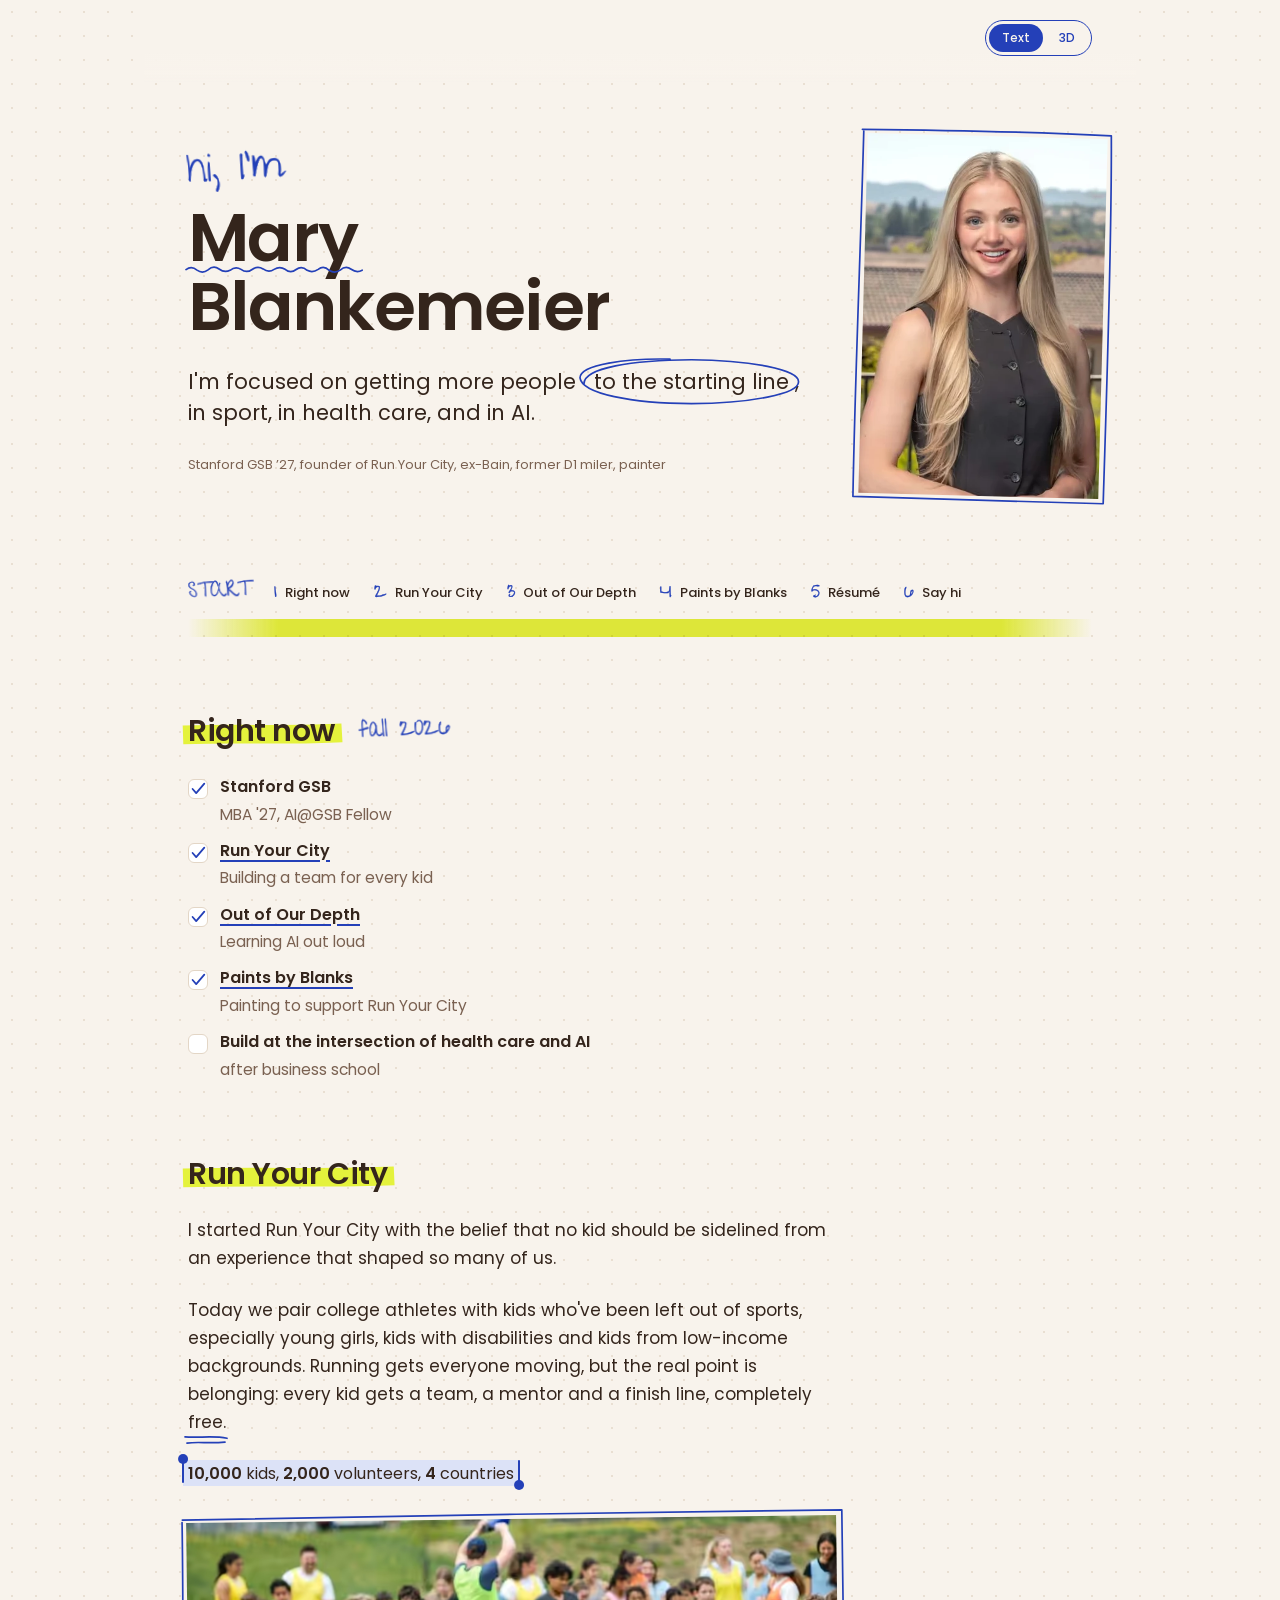
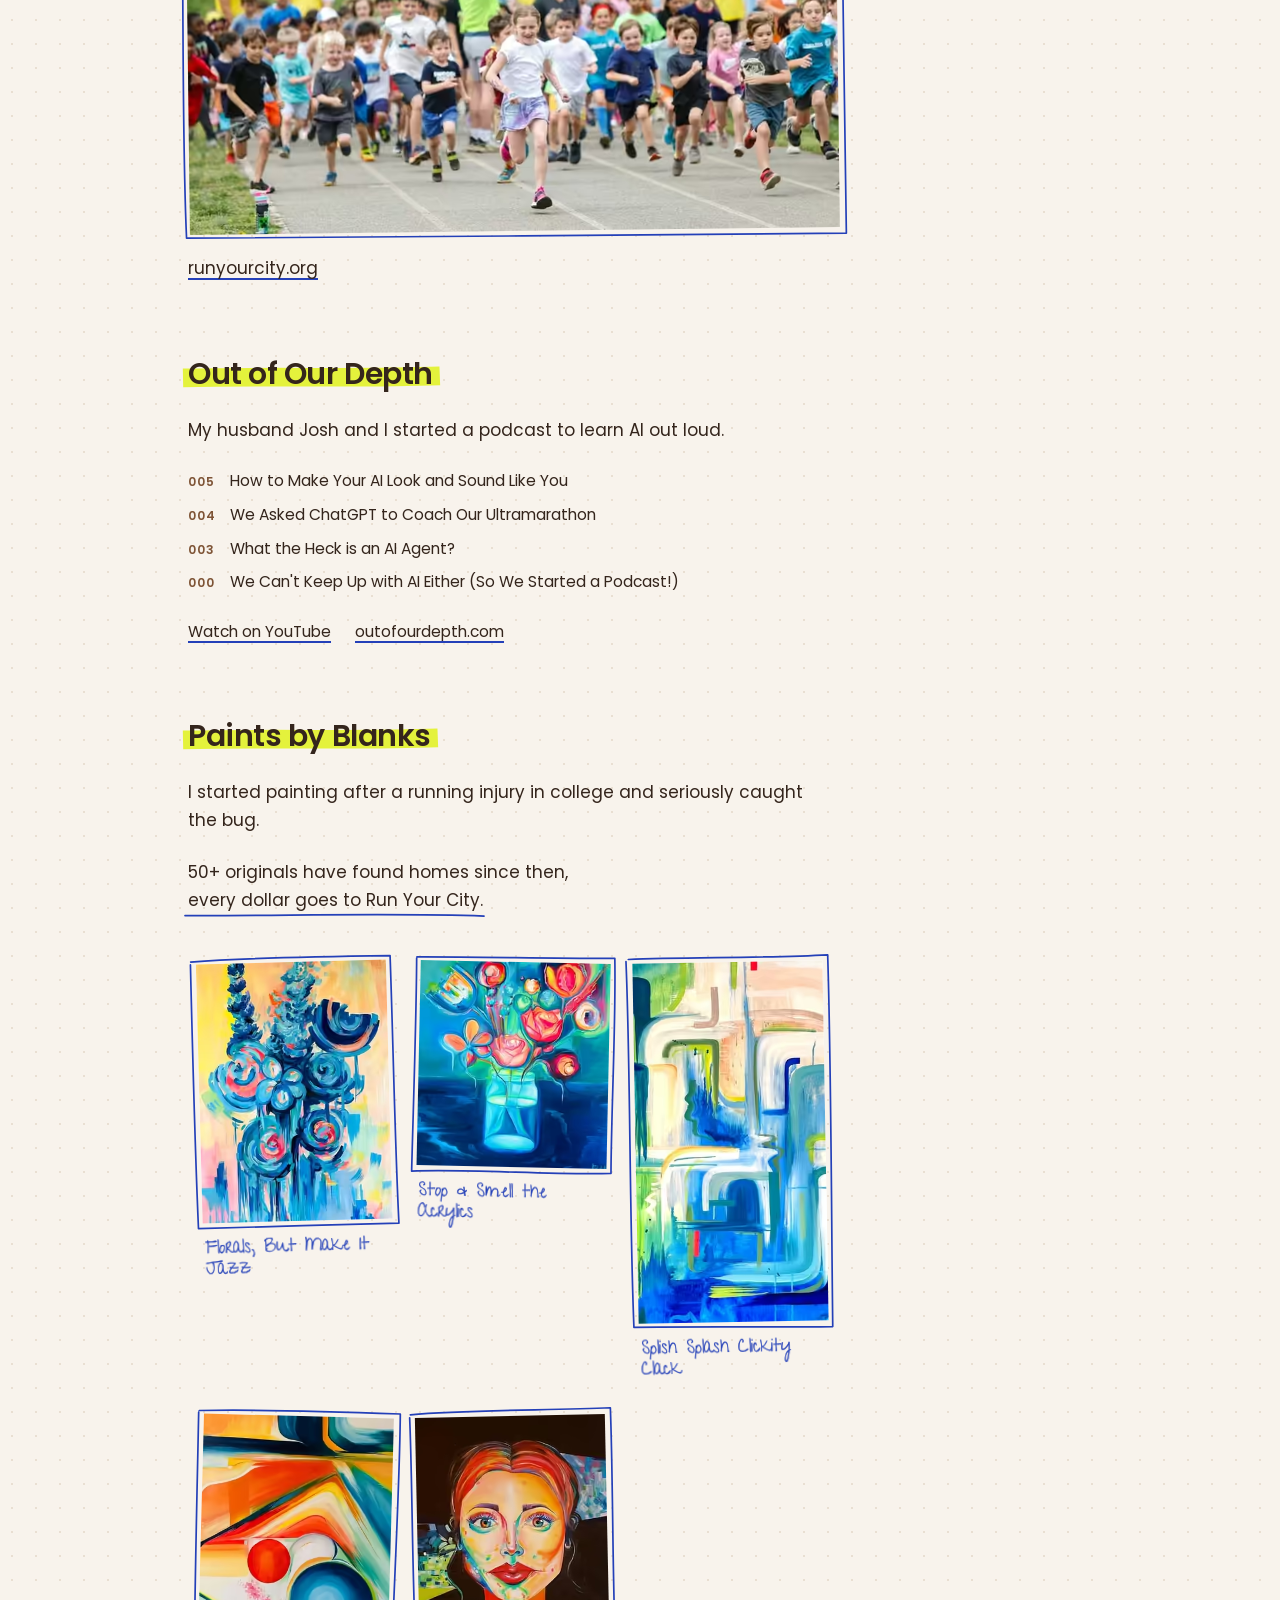
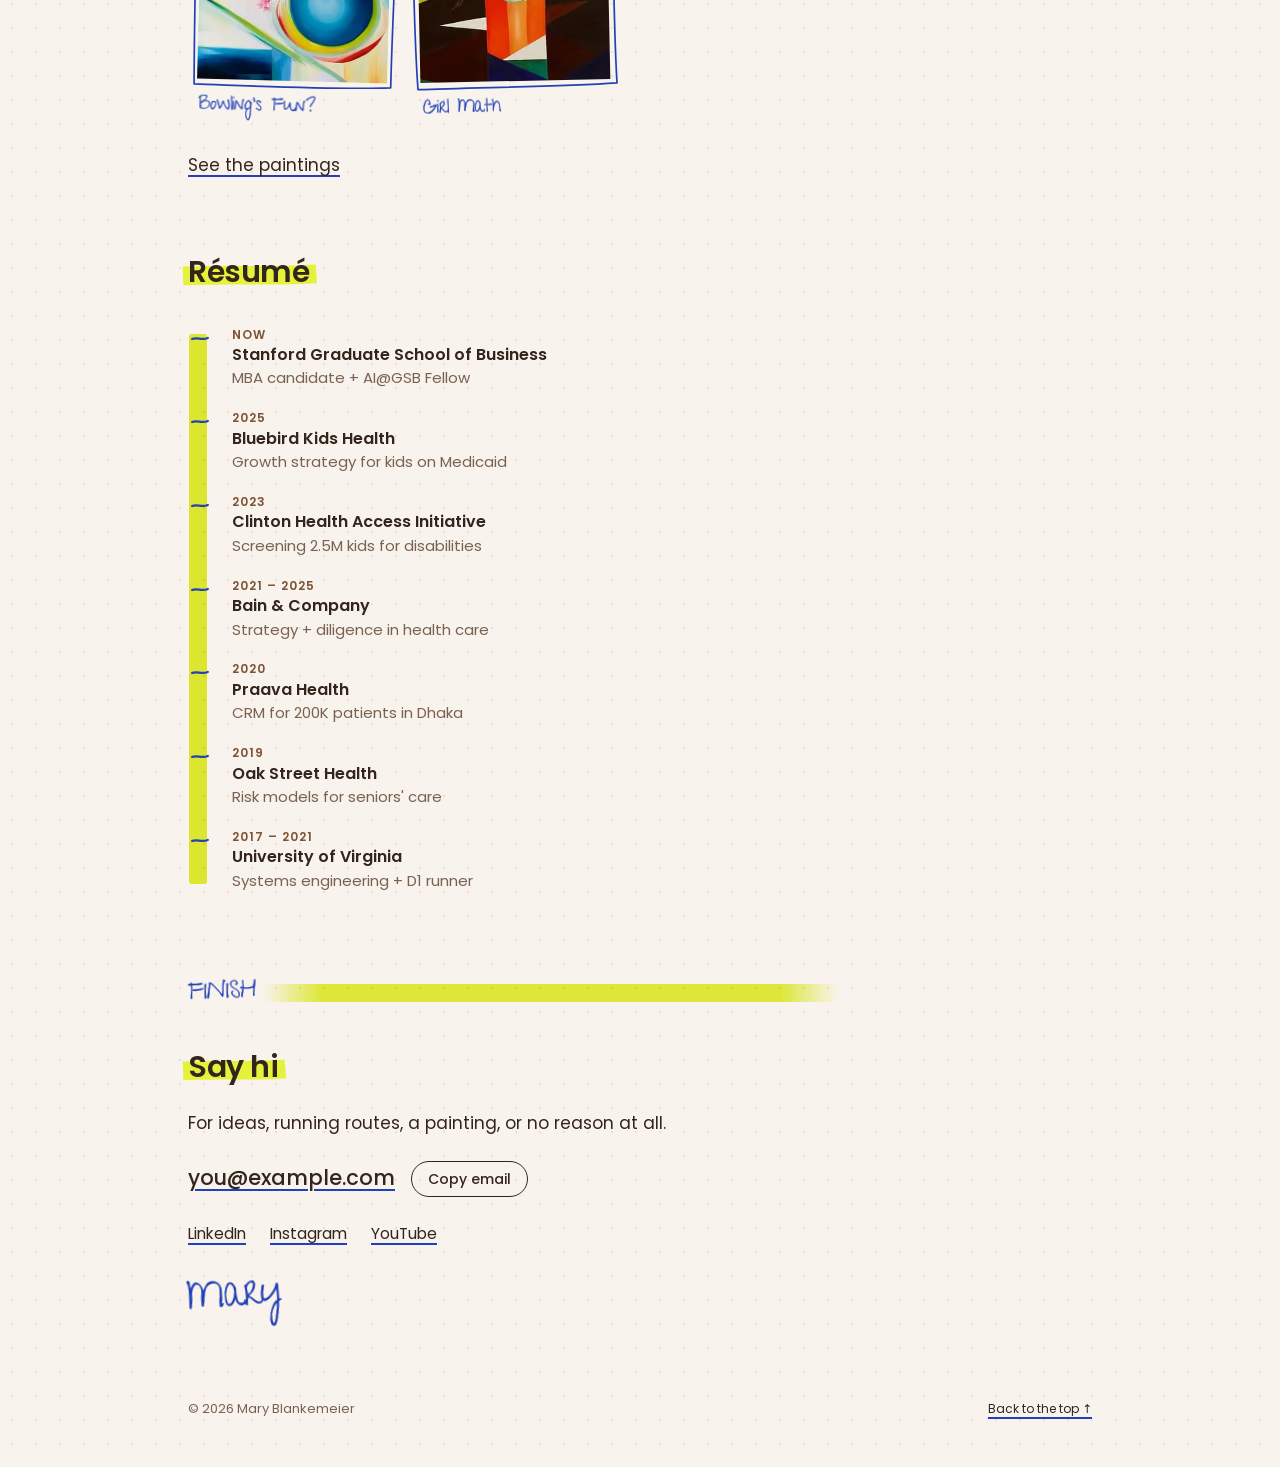
<file: src/index.html>
<!doctype html>
<html lang="en">
<head>
<meta charset="utf-8">
<meta name="viewport" content="width=device-width, initial-scale=1">
<meta name="theme-color" content="#F8F3EC">
<title>Mary Blankemeier</title>
<meta name="description" content="Mary Blankemeier: runner, painter, founder of Run Your City, Stanford GSB '27.">
<link rel="icon" href="/favicon.svg" type="image/svg+xml">
<meta property="og:type" content="website">
<meta property="og:title" content="Mary Blankemeier">
<meta property="og:description" content="Runner, painter, founder of Run Your City, Stanford GSB '27. Focused on getting more people to the starting line.">
<meta property="og:url" content="https://mary-blankemeier.vercel.app/">
<meta property="og:image" content="https://mary-blankemeier.vercel.app/img/portrait.webp">
<meta name="twitter:card" content="summary">
<link rel="preconnect" href="https://fonts.googleapis.com">
<link rel="preconnect" href="https://fonts.gstatic.com" crossorigin>
<link rel="stylesheet" href="https://fonts.googleapis.com/css2?family=Give+You+Glory&family=Poppins:wght@400;500;600&display=swap">
<link rel="stylesheet" href="notebook.css?v=20261019creds">
<script src="notebook.js?v=20261014frames" defer></script>
<script src="view-flow.js" defer></script>
</head>
<body class="mu">
<a class="skip-link" href="#main">Skip to content</a>
<div class="masthead"><div class="view-switch" role="group" aria-label="Choose website view"><a href="/" aria-current="page">Text</a><a href="/explore" id="view-3d">3D</a></div></div>

<main class="page" id="main">

<header class="hero">
  <div class="col">
    <div>
      <p class="hw hello">hi, I'm</p>
      <h1><span data-mark="squiggle">Mary</span> Blankemeier</h1>
    </div>
    <p class="lede">I'm focused on getting more people <span class="nb"><span data-mark="circle">to the starting line</span>,</span><br class="wide-br"> in sport, in health care, and in AI.</p>
    <p class="creds">Stanford GSB ’27, founder of Run Your City, <span class="nb">ex-Bain</span>, former D1 miler, painter</p>
  </div>
  <figure class="me">
    <div class="print"><img src="img/portrait.webp" alt="Mary smiling on a balcony, tile rooftops and green hills behind her" width="380" height="570"></div>
  </figure>
</header>

<nav class="startline" aria-label="Sections">
  <div class="band" aria-hidden="true"></div>
  <span class="hw start">START</span>
  <div class="lanes"><a class="lane" href="#right-now"><span data-ring="1"></span><span>Right now</span></a><a class="lane" href="#run-your-city"><span data-ring="2"></span><span>Run Your City</span></a><a class="lane" href="#podcast"><span data-ring="3"></span><span>Out of Our Depth</span></a><a class="lane" href="#paintings"><span data-ring="4"></span><span>Paints by Blanks</span></a><a class="lane" href="#resume"><span data-ring="5"></span><span>Résumé</span></a><a class="lane" href="#say-hi"><span data-ring="6"></span><span>Say hi</span></a></div>
</nav>

<section class="col spot" id="right-now" aria-labelledby="now-h">
  <div class="head"><h2 id="now-h"><span data-mark="hl">Right now</span></h2><span class="hw kicker">fall 2026</span></div>
  <ol class="todo">
    <li><svg class="box" viewBox="0 0 20 20" data-done aria-hidden="true"></svg><span class="t"><b>Stanford GSB</b> <span>MBA '27, AI@GSB Fellow</span></span></li>
    <li><svg class="box" viewBox="0 0 20 20" data-done aria-hidden="true"></svg><span class="t"><b><a href="#run-your-city">Run Your City</a></b> <span>Building a team for every kid</span></span></li>
    <li><svg class="box" viewBox="0 0 20 20" data-done aria-hidden="true"></svg><span class="t"><b><a href="#podcast">Out of Our Depth</a></b> <span>Learning AI out loud</span></span></li>
    <li><svg class="box" viewBox="0 0 20 20" data-done aria-hidden="true"></svg><span class="t"><b><a href="#paintings">Paints by Blanks</a></b> <span>Painting to support Run Your City</span></span></li>
    <li><svg class="box" viewBox="0 0 20 20" aria-hidden="true"></svg><span class="t"><b>Build at the intersection of health care and AI</b> <span>after business school</span></span></li>
  </ol>
</section>

<section class="col spot" id="run-your-city" aria-labelledby="ryc-h">
  <div class="head"><h2 id="ryc-h"><span data-mark="hl">Run Your City</span></h2></div>
  <div class="spot">
    <p>I started Run Your City with the belief that no kid should be sidelined from an experience that shaped so many of us.</p>
    
  </div>
  <p>Today we pair college athletes with kids who've been left out of sports, especially young girls, kids with disabilities and kids from low-income backgrounds. Running gets everyone moving, but the real point is belonging: every kid gets a team, a mentor and a finish line, completely <span data-mark="double">free</span>.</p>
  <p class="nums"><span class="sel"><span class="hdl s" aria-hidden="true"></span><b>10,000</b> kids, <b>2,000</b> volunteers, <b>4</b> countries<span class="hdl e" aria-hidden="true"></span></span></p>
  <figure class="wide-photo">
    <div class="print"><img src="img/ryc.avif" alt="Dozens of kids sprinting off the start line on a track, volunteers in pinnies cheering behind them" width="880" height="422" loading="lazy"></div>
    
  </figure>
  <p><a target="_blank" rel="noopener" href="https://www.runyourcity.org">runyourcity.org</a></p>
</section>

<section class="col spot" id="podcast" aria-labelledby="pod-h">
  <div class="head"><h2 id="pod-h"><span data-mark="hl">Out of Our Depth</span></h2></div>
  <div class="spot">
    <p>My husband Josh and I started a podcast to learn AI out loud.</p>
    
  </div>
  <ol class="eps">
    <li><span class="no">005</span><span>How to Make Your AI Look and Sound Like You</span></li>
    <li><span class="no">004</span><span>We Asked ChatGPT to Coach Our Ultramarathon</span></li>
    <li><span class="no">003</span><span>What the Heck is an AI Agent?</span></li>
    <li><span class="no">000</span><span>We Can't Keep Up with AI Either (So We Started a Podcast!)</span></li>
  </ol>
  <div class="links">
    <a target="_blank" rel="noopener" href="https://www.youtube.com/@OutOfOurDepthPod">Watch on YouTube</a>
    <a target="_blank" rel="noopener" href="https://outofourdepth.com">outofourdepth.com</a>
  </div>
</section>

<section class="col spot" id="paintings" aria-labelledby="paint-h">
  <div class="head"><h2 id="paint-h"><span data-mark="hl">Paints by Blanks</span></h2></div>
  <p>I started painting after a running injury in college and seriously caught the bug.</p>
  <div class="spot">
    <p>50+ originals have found homes since then, <span data-mark="underline">every dollar goes to Run Your City</span>.</p>
    
  </div>
  <div class="strip"><figure style="--t:-1.5deg"><div class="print"><img src="img/florals.avif" alt="Florals, But Make It Jazz: blue and teal flowers dripping down a warm yellow and pink ground" loading="lazy" width="320" height="436"></div><div class="cap"><span class="hw">Florals, But Make It Jazz</span></div></figure><figure style="--t:1.2deg"><div class="print"><img src="img/acrylics.avif" alt="Stop and Smell the Acrylics: pink and coral flowers in a glowing glass jar on deep blue" loading="lazy" width="320" height="345"></div><div class="cap"><span class="hw">Stop &amp; Smell the Acrylics</span></div></figure><figure style="--t:-1deg"><div class="print"><img src="img/p1760.avif" alt="Splish Splash Clickity Clack: layered blue, white and lime abstract shapes" loading="lazy" width="320" height="606"></div><div class="cap"><span class="hw">Splish Splash Clickity Clack</span></div></figure><figure style="--t:1.5deg"><div class="print"><img src="img/p0319.avif" alt="Bowling's Fun?: a blue ball and a red circle in sweeping orange, yellow and teal strokes" loading="lazy" width="320" height="447"></div><div class="cap"><span class="hw">Bowling's Fun?</span></div></figure><figure style="--t:-1.2deg"><div class="print"><img src="img/header.avif" alt="Girl Math: a painted portrait of a woman with red hair and bright, blocky skin tones on a dark ground" loading="lazy" width="320" height="447"></div><div class="cap"><span class="hw">Girl Math</span></div></figure></div>
  <p><a target="_blank" rel="noopener" href="http://www.paintsbyblanks.com/">See the paintings</a></p>
</section>

<section class="col spot" id="resume" aria-labelledby="before-h">
  <div class="head"><h2 id="before-h"><span data-mark="hl">Résumé</span></h2></div>
  <div class="tl">
    <div class="tl-line"></div>
    <div class="tl-item"><span data-glyph="tick"></span><span class="label">Now</span><b>Stanford Graduate School of Business</b><span class="d">MBA candidate + AI@GSB Fellow</span></div>
    <div class="tl-item"><span data-glyph="tick"></span><span class="label">2025</span><b>Bluebird Kids Health</b><span class="d">Growth strategy for kids on Medicaid</span></div>
    <div class="tl-item"><span data-glyph="tick"></span><span class="label">2023</span><b>Clinton Health Access Initiative</b><span class="d">Screening 2.5M kids for disabilities</span></div>
    <div class="tl-item"><span data-glyph="tick"></span><span class="label">2021 – 2025</span><b>Bain &amp; Company</b><span class="d">Strategy + diligence in health care</span></div>
    <div class="tl-item"><span data-glyph="tick"></span><span class="label">2020</span><b>Praava Health</b><span class="d">CRM for 200K patients in Dhaka</span></div>
    <div class="tl-item"><span data-glyph="tick"></span><span class="label">2019</span><b>Oak Street Health</b><span class="d">Risk models for seniors' care</span></div>
    <div class="tl-item"><span data-glyph="tick"></span><span class="label">2017 – 2021</span><b>University of Virginia</b><span class="d">Systems engineering + D1 runner</span></div>
  </div>
</section>

<section class="col spot" id="say-hi" aria-labelledby="hi-h">
  <div class="finishline"><div class="band" aria-hidden="true"></div><span class="hw finish">FINISH</span></div>
  <div class="head"><h2 id="hi-h"><span data-mark="hl">Say hi</span></h2></div>
  <p>For ideas, running routes, a painting, or no reason at all.</p>
  <div class="emailrow"><a class="email" href="mailto:you@example.com">you@example.com</a><button class="copy" type="button" data-copy="you@example.com">Copy email</button></div>
  <div class="links">
    <a target="_blank" rel="noopener" href="https://www.linkedin.com/in/blanks">LinkedIn</a>
    <a target="_blank" rel="noopener" href="https://www.instagram.com/paintsbyblanks/">Instagram</a>
    <a target="_blank" rel="noopener" href="https://www.youtube.com/@OutOfOurDepthPod">YouTube</a>
  </div>
  <p class="hw sig">Mary</p>
</section>
<footer><span>© 2026 Mary Blankemeier</span><a href="#main">Back to the top ↑</a></footer>
</main>
<script>
const modeLink=document.getElementById('view-3d');
let manualNotebookScroll=false;
window.addEventListener('wheel',()=>{manualNotebookScroll=true},{passive:true});
window.addEventListener('touchmove',()=>{manualNotebookScroll=true},{passive:true});
window.addEventListener('keydown',e=>{if(['ArrowDown','ArrowUp','PageDown','PageUp','Home','End',' '].includes(e.key))manualNotebookScroll=true;});
window.addEventListener('hashchange',()=>{manualNotebookScroll=false;updateModeLink();});
function updateModeLink(){
 const ids=['right-now','run-your-city','podcast','paintings','resume','say-hi'];
 const visible=ids.filter(id=>document.getElementById(id).getBoundingClientRect().top<innerHeight*.5).pop();
 const hash=location.hash.slice(1),section=!manualNotebookScroll&&ids.includes(hash)?hash:(visible||'');
 modeLink.href='/explore'+(section?'#'+section:'');
}
window.addEventListener('scroll',updateModeLink,{passive:true});window.addEventListener('hashchange',updateModeLink);window.addEventListener('load',updateModeLink);modeLink.addEventListener('click',updateModeLink);updateModeLink();
</script>
</body>
</html>
</file>
<file: src/notebook.css>
/* Marked Up: tokens, compiled from the design system. */
:root {
  --paper: #f8f3ec;
  --paper-dot: #e9dfd2;
  --print: #ffffff;
  --rule: #e3d6c6;
  --tape: #efe6cf;
  --ink: #34251c;
  --ink-muted: #7a6151;
  --caramel: #7e5436;
  --pen: #2440b8;
  --pen-tint: #dce2f7;
  --highlighter: #e3f232;
  --highlighter-faint: #f1f7bf;
  --focus: var(--pen);
  --space-1: 4px;
  --space-2: 8px;
  --space-3: 12px;
  --space-4: 16px;
  --space-5: 24px;
  --space-6: 32px;
  --space-7: 48px;
  --space-8: 64px;
  --space-9: 88px;
  --measure: 608px;
  --page: 992px;
  --radius-sm: 3px;
  --radius-md: 6px;
  --radius-pill: 999px;
  --radius-none: 0;
  --shadow-print: 0 1px 2px rgba(46,38,34,0.14), 0 12px 28px rgba(46,38,34,0.14);
  --shadow-none: none;
  --stroke-pen: 1.7px;
  --stroke-pen-thick: 2px;
  --stroke-highlighter: 0.62em;
  --stroke-band: 18px;
  --stroke-link: 1.5px;
  --tilt-note: -2deg;
  --tilt-hello: -4deg;
  --tilt-signature: -5deg;
  --tilt-print: 1.5deg;
  --font-sans: "Poppins", system-ui, -apple-system, "Segoe UI", sans-serif;
  --font-hand: "Give You Glory", "Bradley Hand", "Segoe Print", cursive;
  color-scheme: light;
}
.name { font-family: var(--font-sans); font-size: 76px; line-height: 1.02; font-weight: 600; letter-spacing: -0.025em; }
.heading { font-family: var(--font-sans); font-size: 30px; line-height: 1.2; font-weight: 600; letter-spacing: -0.015em; }
.lede { font-family: var(--font-sans); font-size: 23px; line-height: 1.5; font-weight: 400; }
.body { font-family: var(--font-sans); font-size: 17px; line-height: 1.65; font-weight: 400; }
.body-small { font-family: var(--font-sans); font-size: 15.5px; line-height: 1.6; font-weight: 400; }
.strong { font-family: var(--font-sans); font-size: 17px; line-height: 1.65; font-weight: 600; }
.label { font-family: var(--font-sans); font-size: 12px; line-height: 1.2; font-weight: 600; letter-spacing: 0.08em; }
.caption { font-family: var(--font-sans); font-size: 11px; line-height: 1.2; font-weight: 500; letter-spacing: 0.08em; }
.button { font-family: var(--font-sans); font-size: 14px; line-height: 1; font-weight: 500; }
.hand-hello { font-family: var(--font-hand); font-size: 40px; line-height: 1; font-weight: 400; }
.hand-signature { font-family: var(--font-hand); font-size: 38px; line-height: 1.1; font-weight: 400; }
.hand-kicker { font-family: var(--font-hand); font-size: 23px; line-height: 1; font-weight: 400; }
.hand-note { font-family: var(--font-hand); font-size: 21px; line-height: 1.4; font-weight: 400; }
.hand-small { font-family: var(--font-hand); font-size: 18px; line-height: 1.2; font-weight: 400; }

/* Marked Up: the shared stylesheet. Colours, sizes and radii come from the tokens above; this part only arranges them. */

.mu { box-sizing: border-box; background-color: var(--paper); background-image: radial-gradient(var(--paper-dot) 1px, transparent 1.3px); background-size: var(--space-5) var(--space-5); color: var(--ink); font-family: var(--font-sans); font-size: 17px; line-height: 1.65; -webkit-font-smoothing: antialiased; overflow-x: clip; }
.mu *, .mu *::before, .mu *::after { box-sizing: border-box; }
.mu h1, .mu h2, .mu h3, .mu p, .mu ul, .mu ol, .mu figure { margin: 0; }
.mu p, .mu li { text-wrap: pretty; }
.mu ul, .mu ol { padding: 0; list-style: none; }
.mu a { color: var(--ink); text-decoration: underline; text-decoration-color: var(--pen); text-decoration-thickness: var(--stroke-link); text-underline-offset: 4px; }
.mu a:hover { color: var(--caramel); }
.mu a:focus-visible, .mu button:focus-visible { outline: 2px solid var(--focus); outline-offset: 3px; border-radius: var(--radius-sm); }
.mu .sr { position: absolute; width: 1px; height: 1px; overflow: hidden; clip-path: inset(50%); white-space: nowrap; }

/* page frame */
.mu .page { max-width: var(--page); margin-inline: auto; padding-inline: clamp(18px, 5vw, 44px); padding-block: var(--space-8) var(--space-7); display: flex; flex-direction: column; gap: var(--space-9); }
.mu .col { max-width: var(--measure); display: flex; flex-direction: column; gap: var(--space-5); }
.mu .spot { position: relative; }

/* handwriting */
.mu .hw { font-family: var(--font-hand); color: var(--pen); font-size: 21px; line-height: 1.4; -webkit-text-stroke: 0.35px var(--pen); filter: url(#mu-ink); }
.mu .hw .w { display: inline-block; white-space: nowrap; }
.mu .hw .c { display: inline-block; transform: translateY(var(--y, 0)) rotate(var(--r, 0deg)) scale(var(--s, 1)); margin-right: var(--k, 0); }
.mu .hello { font-size: 40px; line-height: 1; transform: rotate(var(--tilt-hello)); transform-origin: left bottom; display: inline-block; margin-bottom: var(--space-2); }
.mu .sig { font-size: 38px; line-height: 1.1; transform: rotate(var(--tilt-signature)); transform-origin: left center; display: inline-block; margin-top: var(--space-3); }
.mu .kicker { font-size: 23px; line-height: 1.15; transform: translateY(-0.18em) rotate(var(--tilt-note)); transform-origin: left bottom; display: inline-flex; flex-wrap: wrap; align-items: baseline; gap: 0 var(--space-2); max-width: 100%; }
.mu .hw.small { font-size: 18px; line-height: 1.2; }
.mu .note { display: block; margin: var(--space-3) 0 0 var(--space-5); padding: 0; transform: rotate(var(--tilt, var(--tilt-note))); transform-origin: left center; font-size: 21px; line-height: 1.3; }
.mu .note .arrow { display: none; }
.mu .arrow, .mu .doodle, .mu .tick { fill: none; stroke: var(--pen); stroke-width: var(--stroke-pen); stroke-linecap: round; stroke-linejoin: round; overflow: visible; }
.mu .fix { font-size: 20px; line-height: 1; margin: 0 var(--space-2) 0 var(--space-3); display: inline-block; transform: rotate(var(--tilt-hello)) translateY(-3px); }

/* pen marks */
.mu [data-mark] { position: relative; display: inline-block; white-space: nowrap; }
.mu .mark { position: absolute; inset: 0; width: 100%; height: 100%; overflow: visible; pointer-events: none; fill: none; stroke: var(--pen); stroke-width: var(--stroke-pen); stroke-linecap: round; stroke-linejoin: round; }
.mu .mark path { stroke-dasharray: var(--len); stroke-dashoffset: 0; }
.mu [data-mark="hl"] { isolation: isolate; }
.mu .mark.hl { z-index: -1; stroke: var(--highlighter); stroke-linecap: butt; mix-blend-mode: multiply; opacity: 0.95; }
@media (prefers-reduced-motion: no-preference) {
  .mu .mark.fresh path { animation: mu-draw 0.55s ease-out both; animation-delay: var(--d, 0s); }
  @keyframes mu-draw { from { stroke-dashoffset: var(--len); } to { stroke-dashoffset: 0; } }
}

/* selection: a run of text someone just dragged over on a phone */
.mu .sel { position: relative; background: var(--pen-tint); padding: 0.1em 0.3em; margin: 0 -0.3em; box-decoration-break: clone; -webkit-box-decoration-break: clone; color: var(--ink); }
.mu .hdl { position: relative; display: inline-block; width: 0; height: 1em; vertical-align: -0.12em; }
.mu .hdl::before { content: ""; position: absolute; left: -1px; top: -0.24em; bottom: -0.2em; width: 2px; background: var(--pen); border-radius: 1px; }
.mu .hdl::after { content: ""; position: absolute; left: 50%; width: 0.62em; height: 0.62em; border-radius: 50%; background: var(--pen); transform: translateX(-50%); }
.mu .hdl.s { margin: 0 0.3em 0 -0.3em; } .mu .hdl.s::after { top: -0.62em; }
.mu .hdl.e { margin: 0 -0.3em 0 0.3em; } .mu .hdl.e::after { bottom: -0.62em; }

/* typed scale */
.mu h1, .mu .name { font-weight: 600; font-size: clamp(44px, 9.5vw, 76px); line-height: 1.02; letter-spacing: -0.025em; }
.mu h2, .mu .heading { font-weight: 600; font-size: 30px; line-height: 1.2; letter-spacing: -0.015em; }
.mu .lede { font-size: clamp(19px, 3.6vw, 23px); line-height: 1.5; }
.mu .creds, .mu .small-type { font-size: 15.5px; color: var(--ink-muted); }
.mu .creds .sel { color: var(--ink); }
.mu .label { font-size: 12px; font-weight: 600; letter-spacing: 0.08em; text-transform: uppercase; color: var(--caramel); font-variant-numeric: tabular-nums; }
.mu .caption { font-size: 11px; font-weight: 500; letter-spacing: 0.08em; text-transform: uppercase; color: var(--ink-muted); }
.mu .head { display: flex; flex-wrap: wrap; align-items: baseline; gap: var(--space-3) var(--space-5); }
.mu .nums b { font-weight: 600; }

/* hero */
.mu .hero { display: grid; gap: var(--space-6) var(--space-7); align-items: start; }
.mu .versions { display: flex; flex-direction: column; }
.mu .versions .note.li { margin: var(--space-3) 0 0 var(--space-5); }
.mu .me { display: flex; align-items: flex-end; gap: var(--space-3); }
.mu .me .print { width: 200px; transform: rotate(var(--tilt-print)); }

/* prints: photos and paintings in a pen-drawn frame */
.mu .print { position: relative; background: var(--print); border-radius: var(--radius-none); }
.mu .print img { display: block; width: 100%; height: auto; }
.mu .print .frame { position: absolute; inset: -7px; width: calc(100% + 14px); height: calc(100% + 14px); overflow: visible; pointer-events: none; fill: none; stroke: var(--pen); stroke-width: var(--stroke-pen); stroke-linecap: round; stroke-linejoin: round; }
.mu .strip { display: grid; grid-template-columns: repeat(2, minmax(0, 1fr)); align-items: end; gap: 40px 30px; padding: var(--space-5) var(--space-3) var(--space-2) var(--space-3); }
.mu .strip figure { min-width: 0; display: flex; flex-direction: column; gap: var(--space-2); transform: rotate(var(--t)); }
.mu .strip .cap { display: flex; flex-wrap: wrap; align-items: baseline; gap: 0 var(--space-2); padding-left: 2px; margin-top: var(--space-2); }
.mu .strip .cap .hw { font-size: 18px; line-height: 1.2; }
.mu .wide-photo { position: relative; transform: rotate(-1.2deg); display: flex; flex-direction: column; gap: var(--space-2); margin-top: var(--space-2); }
.mu .wide-photo figcaption { font-size: 22px; padding: var(--space-2) 0 0 6px; transform: rotate(-1deg); }

/* right now: drawn checkboxes */
.mu .todo { display: flex; flex-direction: column; gap: var(--space-3); }
.mu .todo li { display: flex; align-items: flex-start; gap: var(--space-3); }
.mu .todo .box { flex: none; width: 20px; height: 20px; margin-top: 4px; border: 1.5px solid var(--rule); border-radius: var(--radius-md); background: var(--print); overflow: visible; }
.mu .todo .box path { fill: none; stroke: var(--pen); stroke-width: 2; stroke-linecap: round; stroke-linejoin: round; }
.mu .todo .t { font-size: 15.5px; line-height: 1.55; }
.mu .todo .t b { font-weight: 600; font-size: 17px; }
.mu .todo .t > span { color: var(--ink-muted); }
.mu .todo .upnext { font-size: 20px; line-height: 1; margin-left: var(--space-3); display: inline-block; transform: rotate(var(--tilt-hello)); color: var(--pen); }

/* track: start line, lanes, finish line */
.mu .startline { position: relative; display: flex; align-items: baseline; gap: var(--space-5); padding: var(--space-3) 0 28px; overflow-x: auto; scrollbar-width: none; }
.mu .startline::-webkit-scrollbar { display: none; }
.mu .startline .band { position: absolute; left: 0; right: 0; bottom: 2px; height: var(--stroke-band); background: linear-gradient(90deg, transparent, var(--highlighter) 10%, var(--highlighter) 90%, transparent); border-radius: var(--radius-sm); opacity: 0.95; mix-blend-mode: multiply; }
.mu .startline .start { position: relative; font-size: 21px; line-height: 1; transform: rotate(var(--tilt-note)); transform-origin: left bottom; flex: none; margin: 0 var(--space-2) 0 0; padding-bottom: 7px; align-self: baseline; }
.mu .lanes { position: relative; display: flex; gap: var(--space-6); flex: none; align-items: baseline; }
.mu .lane { display: inline-flex; align-items: baseline; gap: var(--space-2); text-decoration: none; white-space: nowrap; font-size: 15px; font-weight: 500; padding-bottom: 8px; }
.mu .lane .n { font-family: var(--font-hand); color: var(--pen); font-size: 19px; line-height: 1; -webkit-text-stroke: 0.35px var(--pen); }
.mu .lane .ok { display: none; width: 14px; height: 14px; fill: none; stroke: var(--pen); stroke-width: 2; stroke-linecap: round; stroke-linejoin: round; align-self: center; }
.mu .lane.passed .ok { display: inline-block; }
.mu .lane.passed { color: var(--ink-muted); }
.mu .lane.here { color: var(--ink); font-weight: 600; }
.mu .lane:hover { color: var(--caramel); }
.mu .lane-no { display: none; position: absolute; right: calc(100% + var(--space-5)); top: 2px; font-size: 24px; line-height: 1; white-space: nowrap; transform: rotate(-6deg); }
.mu .finishline { position: relative; display: flex; align-items: center; gap: var(--space-2); padding-block: var(--space-4); }
.mu .finishline .band { flex: 1; order: 1; height: var(--stroke-band); background: linear-gradient(90deg, transparent, var(--highlighter) 10%, var(--highlighter) 90%, transparent); border-radius: var(--radius-sm); opacity: 0.95; mix-blend-mode: multiply; }
.mu .finishline .finish { position: relative; font-size: 23px; line-height: 1; transform: rotate(var(--tilt-note)); display: inline-block; flex: none; }

/* timeline: the band turned vertical, with a pen tick at every stop */
.mu .tl { position: relative; display: flex; flex-direction: column; gap: 20px; padding-left: 44px; margin-top: 48px; }
.mu .tl-line { position: absolute; left: 1px; top: 8px; bottom: 8px; width: var(--stroke-band); background: var(--highlighter); border-radius: var(--radius-sm); mix-blend-mode: multiply; }
.mu .tl-line .here { position: absolute; left: 40px; top: -42px; white-space: nowrap; font-size: 20px; line-height: 1; transform: rotate(var(--tilt-hello)); }
.mu .tl-item { position: relative; display: flex; flex-direction: column; gap: 2px; }
.mu .tl-item .tick { position: absolute; left: -45px; top: 8px; width: 26px; height: 9px; stroke-width: 1.9; }
.mu .tl-item b { font-size: 16px; font-weight: 600; line-height: 1.35; }
.mu .tl-item .d { font-size: 15px; color: var(--ink-muted); line-height: 1.45; }

/* episodes */
.mu .eps { display: flex; flex-direction: column; gap: var(--space-2); font-size: 15.5px; }
.mu .eps li { display: flex; align-items: baseline; gap: var(--space-3); }
.mu .eps .no { font-size: 12px; font-weight: 600; letter-spacing: 0.08em; color: var(--caramel); font-variant-numeric: tabular-nums; min-width: 30px; }

/* say hi */
.mu .emailrow { display: flex; flex-wrap: wrap; align-items: center; gap: var(--space-3) var(--space-4); }
.mu .email { font-weight: 500; font-size: clamp(16px, 4.4vw, 21px); overflow-wrap: anywhere; user-select: all; -webkit-user-select: all; }
.mu button.copy { font: 500 14px/1 var(--font-sans); padding: 10px var(--space-4); border: 1.5px solid var(--ink); border-radius: var(--radius-pill); background: transparent; color: var(--ink); cursor: pointer; }
.mu button.copy:hover { background: var(--ink); color: var(--paper); }
.mu .links { display: flex; flex-wrap: wrap; gap: var(--space-2) var(--space-5); font-size: 15.5px; }
.mu footer { display: flex; flex-wrap: wrap; align-items: baseline; justify-content: space-between; gap: var(--space-2) var(--space-5); font-size: 13px; color: var(--ink-muted); max-width: var(--measure); }

/* wide: notes go out to the margin, the portrait hangs beside the hero */
@media (max-width: 61.99rem) { .mu .startline { mask-image: linear-gradient(to right, #000 85%, transparent); -webkit-mask-image: linear-gradient(to right, #000 85%, transparent); } }
@media (min-width: 40rem) { .mu .strip { grid-template-columns: repeat(3, minmax(0, 1fr)); } }
@media (min-width: 62rem) {
  .mu .hero { grid-template-columns: minmax(0, var(--measure)) 1fr; }
  .mu .me { flex-direction: column; align-items: flex-start; justify-self: center; margin-top: var(--space-6); gap: var(--space-3); height: 0; overflow: visible; }
  .mu .me .print { width: 272px; }
  .mu .spot > .note { position: absolute; left: calc(100% + var(--space-7)); top: var(--top, 0); width: 15rem; margin: 0; }
  .mu .lane-no { display: none; } /* set to block to bring the margin numbers back */
  .mu .strip { width: calc(100% + 220px); grid-template-columns: repeat(5, minmax(0, 1fr)); gap: 30px 26px; align-items: start; }
  .mu .strip .print img { aspect-ratio: 3 / 4; object-fit: cover; }
}

/* little things that make it feel alive */
.mu ::selection { background: var(--highlighter); color: var(--ink); }
.mu .copied { font-family: var(--font-hand); color: var(--pen); font-size: 20px; line-height: 1; display: inline-block; transform: rotate(-4deg); -webkit-text-stroke: 0.35px var(--pen); }
.mu .copied[hidden] { display: none; }
.mu .cursor-pen, .mu .cursor-pen a, .mu .cursor-pen button { cursor: url("data:image/svg+xml;utf8,<svg xmlns='http://www.w3.org/2000/svg' width='26' height='26' viewBox='0 0 26 26'><path d='M4 22 L6 16 L18 4 L22 8 L10 20 Z' fill='%23F8F3EC' stroke='%232440B8' stroke-width='1.6' stroke-linejoin='round'/><path d='M4 22 L6 16 L10 20 Z' fill='%232440B8'/></svg>") 4 22, auto; }

html, body { margin: 0; } body { min-height: 100vh; }

/* Shared view navigation, with the same blue-pen and paper vocabulary. */
html{scroll-behavior:smooth;scroll-padding-top:100px}body{margin:0}.masthead{position:sticky;top:0;z-index:20;max-width:992px;margin:auto;padding:20px clamp(18px,5vw,44px);display:flex;justify-content:flex-end;align-items:center;gap:18px;background:var(--paper);border-bottom:1px solid var(--rule)}.mu .site-name{font:28px/1.1 var(--font-hand);color:var(--pen);text-decoration:none;transform:rotate(-2deg)}.view-switch{display:flex;gap:3px;padding:3px;background:var(--paper);border:1.5px solid var(--pen);border-radius:999px;white-space:nowrap}.mu .view-switch a{font:500 12px/1 var(--font-sans);text-decoration:none;color:var(--pen);padding:8px 13px;border-radius:999px}.mu .view-switch a[aria-current]{background:var(--pen);color:var(--paper)}.mu .view-switch a:hover{background:var(--pen-tint)}.mu .view-switch a[aria-current]:hover{background:var(--pen)}.skip-link{position:absolute;top:-100px;left:20px;padding:12px;z-index:30;background:var(--paper)}.skip-link:focus{top:12px}.mu .page{padding-top:54px;gap:74px}.mu .hero{grid-template-columns:minmax(0,1.5fr) minmax(180px,.8fr);gap:45px;align-items:center}.mu .hero .col{gap:24px}.mu .me{margin:0;height:auto;justify-self:center}.mu .me .print{width:240px;max-width:100%}.mu .creds{font-size:13px;line-height:1.9}.mu h1{font-size:clamp(44px,7vw,68px)}.mu .lede{font-size:21px}.mu .startline{flex-wrap:wrap;overflow:visible;gap:15px;padding-bottom:28px}.mu .lanes{flex:1;flex-wrap:wrap;gap:14px 24px}.mu .lane{font-size:13px}.mu .startline .start{font-size:20px}.mu .col{max-width:650px}.mu .strip{width:100%;grid-template-columns:repeat(3,minmax(0,1fr));align-items:start;gap:35px 28px}.mu .strip .print img{aspect-ratio:auto;object-fit:contain}.mu .strip figure{justify-self:center;width:100%}.mu .strip .cap .hw{font-size:18px}.mu .tl{margin-top:12px}.mu .nums{font-size:16px}.mu .todo .t>span{display:block;margin-top:3px}.mu .todo .t b{font-size:16px}.mu .copied{font-size:17px}.mu footer{width:100%;max-width:100%}.mu footer a{font-size:12px}.mu .finishline{margin-bottom:4px}.mu .wide-photo{transform:rotate(-.7deg)}
@media(max-width:700px){.masthead{padding-block:18px}.mu .site-name{font-size:24px;max-width:190px}.mu .view-switch a{font-size:11px;padding:8px 10px}.mu .page{padding-top:34px;gap:55px}.mu .hero{grid-template-columns:1fr;gap:29px}.mu .hero .col{gap:22px}.mu .hello{font-size:31px}.mu .me{justify-self:center;margin-top:0}.mu .me .print{width:230px}.mu h1{font-size:clamp(42px,9vw,61px)}.mu .lede{font-size:19px}.mu .lanes{gap:13px 18px}.mu .startline{gap:14px}.mu .startline .start{display:none}.mu .lane{font-size:12px}.mu .strip{grid-template-columns:repeat(2,minmax(0,1fr));gap:35px 24px}.mu .strip figure:last-child{grid-column:1 / -1;width:65%;max-width:230px}.mu .tl{padding-left:38px}.mu h2{font-size:27px}.mu .head .kicker{font-size:21px}.mu .nums .sel{padding:3px;box-decoration-break:clone}.mu .nums .hdl{display:none}.mu .todo .t b{font-size:15px}.mu .todo .t{font-size:14px}.mu{font-size:15px}}
@media(prefers-reduced-motion:reduce){html{scroll-behavior:auto}}
.mu [data-mark="circle"]{margin-inline:7px}

/* The scene and notebook share paper edges and a gentle view transition. */
.masthead{border-bottom:0;background:linear-gradient(var(--paper) 65%,rgba(248,243,236,.88) 90%,rgba(248,243,236,0));padding-bottom:26px}.site-name{view-transition-name:site-brand}.view-switch{view-transition-name:site-mode}
.paper-veil{position:fixed;inset:0;z-index:100;background:var(--paper) radial-gradient(var(--paper-dot) 1px,transparent 1.3px) 0 0/24px 24px;pointer-events:none;opacity:0;transition:opacity .28s ease}.view-leaving .paper-veil{opacity:1}.view-entering .paper-veil{animation:paper-reveal .6s ease both}@keyframes paper-reveal{from{opacity:1}to{opacity:0}}@view-transition{navigation:auto}::view-transition-old(root){animation:paper-out .3s both}::view-transition-new(root){animation:paper-in .5s both}@keyframes paper-out{to{opacity:0}}@keyframes paper-in{from{opacity:0}to{opacity:1}}
@media(prefers-reduced-motion:reduce){.paper-veil,::view-transition-old(root),::view-transition-new(root){transition:none!important;animation:none!important}}

/* Oct 19: hero reads in two clean lines on desktop, credentials on one line */
.mu .lede{text-wrap:balance}
.mu .lede .wide-br{display:none}
.mu .creds .nb{white-space:nowrap}
@media(min-width:1040px){
  .mu .hero{grid-template-columns:minmax(0,640px) minmax(200px,1fr)}
  .mu .hero .col{max-width:640px}
  .mu .lede{text-wrap:wrap}
  .mu .lede .wide-br{display:inline}
}
.mu .lede .nb{white-space:nowrap;margin-left:.22em}
.mu .lede [data-mark="circle"]{margin-right:.32em}
@media(min-width:1040px){.mu .hero h1{max-width:540px}}
</file>
